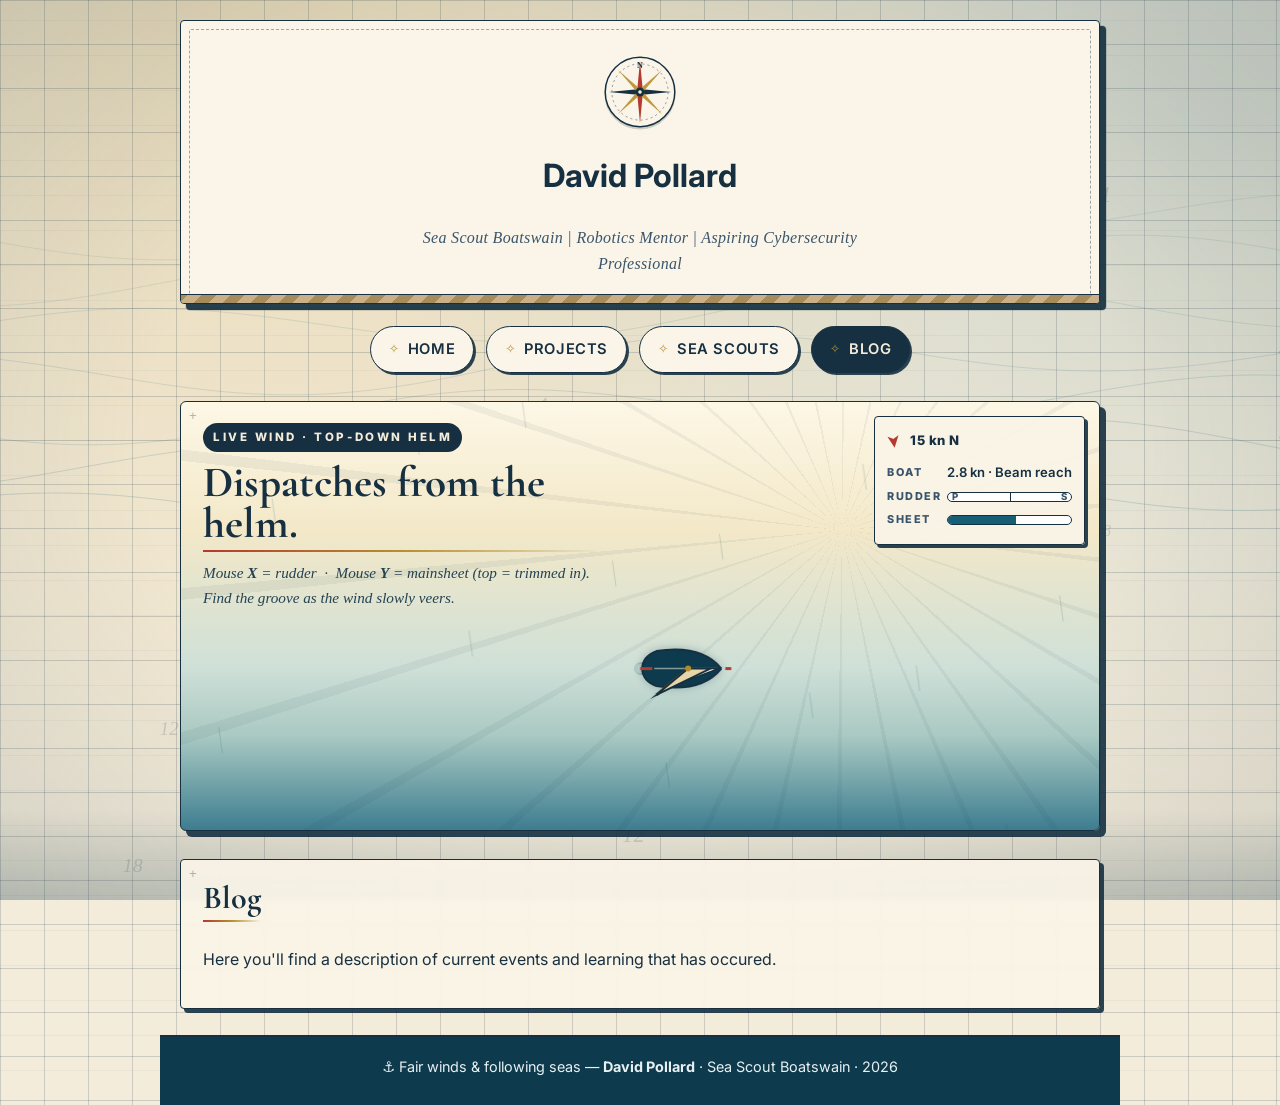
<file: blog.html>
<!DOCTYPE html>
<html lang="en">
<head>
    <meta charset="UTF-8">
    <meta name="viewport" content="width=device-width, initial-scale=1.0">
    <title>Blog | David Pollard</title>

    <link rel="preconnect" href="https://fonts.googleapis.com">
    <link rel="preconnect" href="https://fonts.gstatic.com" crossorigin>
    <link href="https://fonts.googleapis.com/css2?family=Cormorant+Garamond:wght@600;700&family=Inter:wght@400;600;800&display=swap" rel="stylesheet">
    <link rel="stylesheet" href="style.css">
</head>

<body>

<header>
    <h1>David Pollard</h1>
    <p>Sea Scout Boatswain | Robotics Mentor | Aspiring Cybersecurity Professional</p>
</header>

<nav>
    <a href="index.html">Home</a>
    <a href="projects.html">Projects</a>
    <a href="https://ship125.dpollard.dev/home.html">Sea Scouts</a>
    <a class="active" href="blog.html">Blog</a>
</nav>

<main>

<section>
    <h2>Blog</h2>

    <p>
        Here you'll find a description of current events and learning that has occured.
    </p>

</section>

</main>

<script src="script.js"></script>

</body>
</html>
</file>
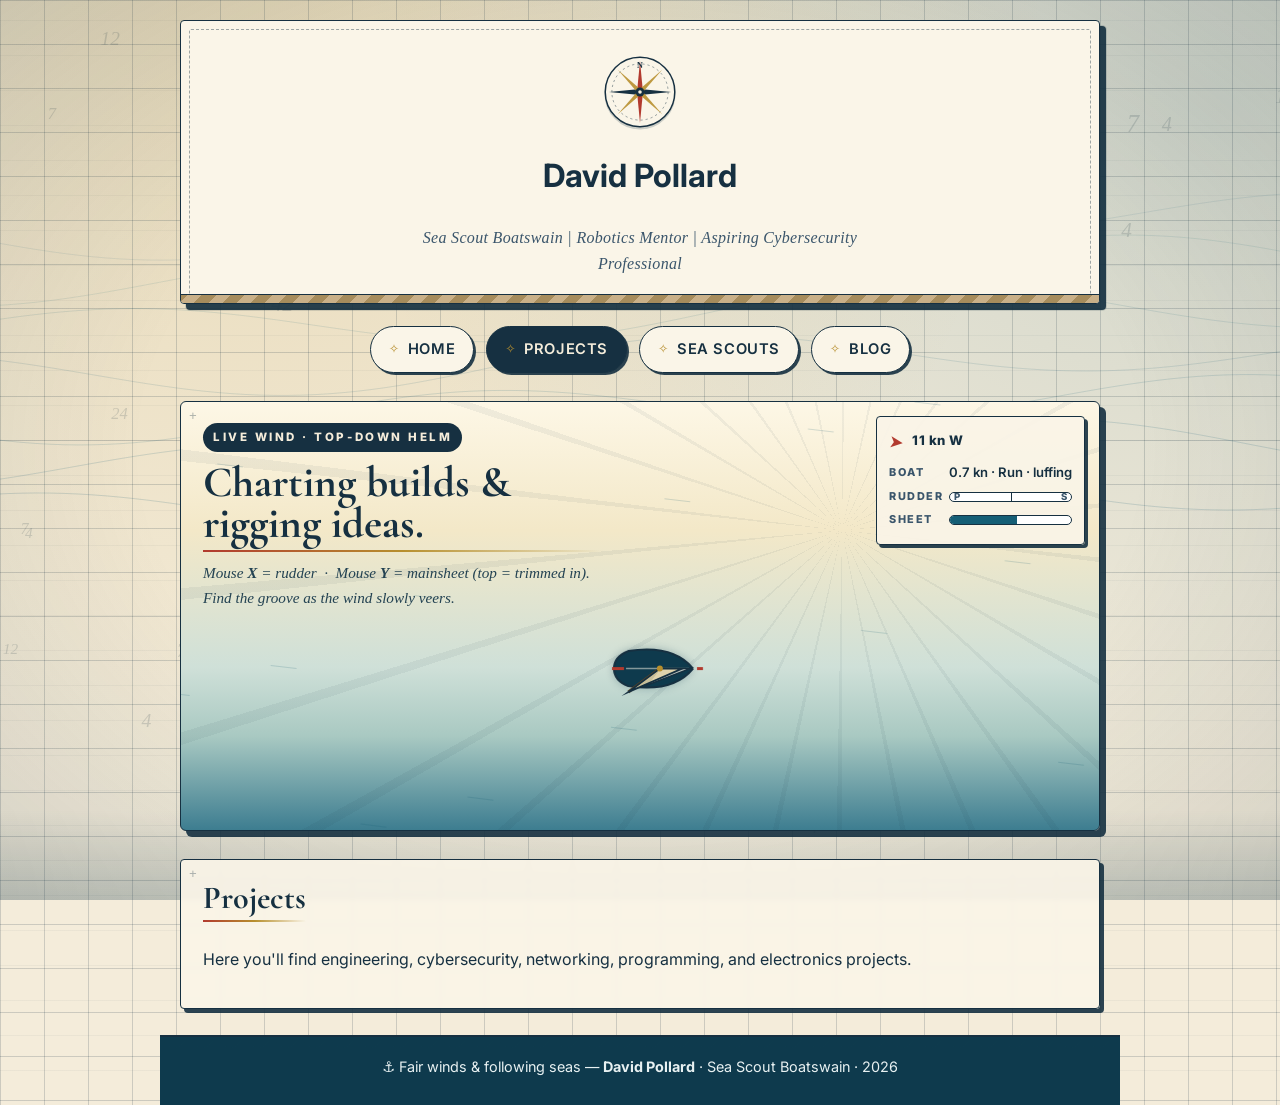
<file: projects.html>
<!DOCTYPE html>
<html lang="en">
<head>
    <meta charset="UTF-8">
    <meta name="viewport" content="width=device-width, initial-scale=1.0">
    <title>Projects | David Pollard</title>

    <link rel="preconnect" href="https://fonts.googleapis.com">
    <link rel="preconnect" href="https://fonts.gstatic.com" crossorigin>
    <link href="https://fonts.googleapis.com/css2?family=Cormorant+Garamond:wght@600;700&family=Inter:wght@400;600;800&display=swap" rel="stylesheet">
    <link rel="stylesheet" href="style.css">
</head>

<body>

<header>
    <h1>David Pollard</h1>
    <p>Sea Scout Boatswain | Robotics Mentor | Aspiring Cybersecurity Professional</p>
</header>

<nav>
    <a href="index.html">Home</a>
    <a class="active" href="projects.html">Projects</a>
    <a href="https://ship125.dpollard.dev/home.html">Sea Scouts</a>
    <a href="blog.html">Blog</a>
</nav>

<main>

<section>
    <h2>Projects</h2>

    <p>
        Here you'll find engineering, cybersecurity,
        networking, programming, and electronics projects.
    </p>

</section>

</main>

<script src="script.js"></script>

</body>
</html>
</file>
<file: style.css>
:root {
  --parchment: #f4ecda;
  --parchment-2: #ece0c4;
  --ink: #163041;
  --ink-soft: #3a556b;
  --sea: #155e75;
  --sea-deep: #0e3a4d;
  --rope: #c9b088;
  --gold: #b78f2e;
  --signal-red: #b23a2e;
  --card: #faf5e8;
  --line: rgba(22, 48, 65, 0.18);
}

* { box-sizing: border-box; }

html {
  scroll-behavior: smooth;
}

body {
  font-family: "Inter", ui-sans-serif, system-ui, -apple-system, Arial, sans-serif;
  max-width: 960px;
  margin: auto;
  padding: 20px 20px 0;
  line-height: 1.65;
  color: var(--ink);
  background-color: var(--parchment);
  background-image:
    linear-gradient(var(--line) 1px, transparent 1px),
    linear-gradient(90deg, var(--line) 1px, transparent 1px),
    radial-gradient(ellipse at 20% -10%, rgba(181,143,46,0.22), transparent 55%),
    radial-gradient(ellipse at 95% 10%, rgba(21,94,117,0.16), transparent 50%),
    repeating-linear-gradient(0deg, transparent 0 34px, rgba(22,48,65,0.045) 34px 35px);
  background-size: 44px 44px, 44px 44px, 100% 100%, 100% 100%, 100% 100%;
  min-height: 100vh;
  position: relative;
  overflow-x: hidden;
}

/* fixed chart sea canvas */
#chart-sea {
  position: fixed;
  inset: 0;
  width: 100vw;
  height: 100vh;
  z-index: -2;
  opacity: 0.9;
  pointer-events: none;
}

.chart-vignette {
  position: fixed;
  inset: 0;
  z-index: -1;
  pointer-events: none;
  background:
    radial-gradient(ellipse at center, transparent 55%, rgba(22,48,65,0.14) 100%),
    linear-gradient(transparent 90%, rgba(14,58,77,0.18));
}

/* header = captain's log card */
header {
  text-align: center;
  margin-bottom: 22px;
  position: relative;
  background: var(--card);
  border: 1px solid var(--ink);
  border-radius: 4px;
  padding: 34px 24px 26px;
  box-shadow: 6px 6px 0 rgba(22,48,65,0.9), 6px 6px 0 1px rgba(22,48,65,0.15);
  overflow: hidden;
  isolation: isolate;
}

header::before {
  content: "";
  position: absolute;
  inset: 8px;
  border: 1px dashed rgba(22,48,65,0.4);
  border-radius: 2px;
  pointer-events: none;
}

header::after {
  /* rope edge */
  content: "";
  position: absolute;
  left: 0; right: 0; bottom: 0;
  height: 8px;
  background: repeating-linear-gradient(
    -45deg,
    var(--rope) 0 10px,
    #a68c5c 10px 20px
  );
  border-top: 1px solid var(--ink);
}

.header-text h1 {
  font-family: "Cormorant Garamond", Georgia, "Times New Roman", serif;
  font-size: clamp(2.4rem, 5vw, 3.6rem);
  letter-spacing: 0.04em;
  margin: 0.1em 0 0.15em;
  font-weight: 700;
  line-height: 1;
}

.header-text h1 .ink-letter {
  display: inline-block;
  opacity: 0;
  transform: translateY(14px) rotate(3deg);
  animation: ink-in 0.6s cubic-bezier(0.2, 0.9, 0.25, 1.2) forwards;
}

@keyframes ink-in {
  to { opacity: 1; transform: none; }
}

header p {
  font-family: Georgia, serif;
  font-style: italic;
  color: var(--ink-soft);
  letter-spacing: 0.02em;
  margin: 0 auto;
  max-width: 62ch;
}

/* compass rose */
.compass-rose {
  width: 74px;
  height: 74px;
  margin: 0 auto 6px;
  position: relative;
  z-index: 1;
  filter: drop-shadow(0 2px 0 rgba(22,48,65,0.2));
}

.compass-rose svg { width: 100%; height: 100%; display: block; }
.compass-rose .rose-spin {
  transform-origin: 50% 50%;
  animation: rose-spin 46s linear infinite;
}
@keyframes rose-spin { to { transform: rotate(360deg); } }

.profile-photo {
  width: 150px !important;
  height: 150px !important;
  object-fit: cover;
  border-radius: 50%;
  border: 3px solid var(--ink);
  outline: 3px double var(--gold);
  outline-offset: 4px;
  margin-top: 18px;
  transition: transform 0.35s ease;
  position: relative;
  z-index: 1;
}
.profile-photo:hover { transform: rotate(-2deg) scale(1.04); }

/* nav = chart waypoints */
nav {
  text-align: center;
  margin-bottom: 28px;
  position: sticky;
  top: 10px;
  z-index: 20;
  display: flex;
  flex-wrap: wrap;
  gap: 8px;
  justify-content: center;
}

nav a {
  display: inline-flex;
  align-items: center;
  gap: 8px;
  margin: 0 2px;
  padding: 10px 18px;
  text-decoration: none;
  color: var(--ink);
  border: 1px solid var(--ink);
  border-radius: 999px;
  background: var(--card);
  font-size: 0.92rem;
  font-weight: 600;
  letter-spacing: 0.04em;
  text-transform: uppercase;
  transition: transform 0.22s ease, background 0.22s ease, color 0.22s ease, box-shadow 0.22s ease;
  position: relative;
  box-shadow: 2px 2px 0 rgba(22,48,65,0.9);
}

nav a::before {
  content: "✧";
  font-size: 0.85em;
  color: var(--gold);
  transition: transform 0.3s ease;
}

nav a:hover {
  background-color: var(--sea-deep);
  color: #fff;
  border-color: var(--sea-deep);
  transform: translateY(-2px) rotate(-0.5deg);
  box-shadow: 3px 5px 0 rgba(22,48,65,0.9);
}
nav a:hover::before { transform: rotate(90deg) scale(1.25); color: #fff; }

nav a.active {
  background: var(--ink);
  color: var(--parchment);
  border-color: var(--ink);
}

/* voyage hero injected by JS */
.voyage-hero {
  position: relative;
  border: 1px solid var(--ink);
  border-radius: 6px;
  background:
    linear-gradient(180deg, #fdf7e6 0%, #f3e8c8 30%, #cfe0d8 62%, #a9c9c2 78%, #3d7d90 100%);
  overflow: hidden;
  margin-bottom: 28px;
  box-shadow: 6px 6px 0 rgba(22,48,65,0.9);
  min-height: 430px;
  display: block;
  touch-action: pan-y;
  cursor: crosshair;
}

.voyage-hero .hero-copy {
  position: absolute;
  left: 22px;
  top: 20px;
  z-index: 4;
  max-width: 40ch;
  pointer-events: none;
}

.voyage-hero .hero-kicker {
  display: inline-block;
  font-size: 0.72rem;
  font-weight: 800;
  letter-spacing: 0.22em;
  text-transform: uppercase;
  background: var(--ink);
  color: var(--parchment);
  padding: 5px 10px;
  border-radius: 999px;
  margin-bottom: 10px;
}

.voyage-hero h2 {
  font-family: "Cormorant Garamond", Georgia, serif;
  font-size: clamp(1.9rem, 4vw, 2.7rem);
  line-height: 0.95;
  margin: 0 0 8px;
}

.voyage-hero p {
  margin: 0;
  font-size: 0.95rem;
  color: #234252;
  font-style: italic;
  font-family: Georgia, serif;
}

/* top-down sim */
.sail-sim {
  position: absolute;
  inset: 0;
  width: 100%;
  height: 430px;
  display: block;
  z-index: 1;
}

.sim-hud {
  position: absolute;
  right: 14px;
  top: 14px;
  z-index: 3;
  background: rgba(250,245,232,0.92);
  border: 1px solid var(--ink);
  border-radius: 4px;
  box-shadow: 3px 3px 0 rgba(22,48,65,0.9);
  padding: 10px 12px;
  font-size: 0.82rem;
  min-width: 208px;
  pointer-events: none;
}

.sim-wind {
  display: flex;
  align-items: center;
  gap: 8px;
  font-weight: 800;
  letter-spacing: 0.04em;
  margin-bottom: 6px;
}

.sim-arrow {
  display: inline-block;
  font-size: 1.1rem;
  color: var(--signal-red);
  transition: transform 0.2s linear;
}

.sim-row {
  display: grid;
  grid-template-columns: 52px 1fr;
  align-items: center;
  gap: 8px;
  margin: 5px 0;
}

.sim-label {
  font-size: 0.68rem;
  font-weight: 800;
  text-transform: uppercase;
  letter-spacing: 0.14em;
  color: var(--ink-soft);
}

.sim-boat-txt { font-weight: 600; }

.sim-bar {
  position: relative;
  display: block;
  height: 10px;
  border: 1px solid var(--ink);
  border-radius: 999px;
  background: #fff;
  overflow: hidden;
}

.sim-bar i {
  position: absolute;
  top: 0; bottom: 0;
  background: var(--sea);
  display: block;
}

.sim-sheet-fill { left: 0; width: 55%; }
.sim-rudder-fill { left: 50%; width: 0; background: var(--signal-red) !important; }
.sim-center {
  position: absolute;
  left: 50%;
  top: 0; bottom: 0;
  width: 1px;
  background: var(--ink);
}
.sim-rudder-bar .sim-end {
  position: absolute;
  top: 50%;
  transform: translateY(-50%);
  font-style: normal;
  font-size: 0.6rem;
  font-weight: 800;
  color: var(--ink-soft);
  line-height: 1;
}
.sim-rudder-bar .sim-port { left: 4px; }
.sim-rudder-bar .sim-stbd { right: 4px; }

/* rhumb lines overlay */
.voyage-hero::after {
  content: "";
  position: absolute;
  inset: 0;
  background:
    repeating-conic-gradient(from 0deg at 72% 30%, rgba(22,48,65,0.06) 0 1deg, transparent 1deg 12deg);
  pointer-events: none;
  z-index: 2;
}

/* sections = logbook entries */
section {
  margin-bottom: 26px;
  background: rgba(250,245,232,0.92);
  border: 1px solid var(--ink);
  border-radius: 4px;
  padding: 22px 22px 20px;
  position: relative;
  box-shadow: 4px 4px 0 rgba(22,48,65,0.9);
  backdrop-filter: blur(2px);
}

section::before {
  content: "+";
  position: absolute;
  font-family: monospace;
  color: rgba(22,48,65,0.35);
}
section::before { left: 8px; top: 4px; }

main section h2 {
  font-family: "Cormorant Garamond", Georgia, serif;
  font-size: 2rem;
  margin: 0 0 8px;
  line-height: 1;
  position: relative;
  display: inline-block;
}
main section h2::after {
  content: "";
  display: block;
  height: 2px;
  background: linear-gradient(90deg, var(--signal-red), var(--gold), transparent);
  transform: scaleX(0);
  transform-origin: left;
  transition: transform 0.9s ease 0.15s;
  margin-top: 6px;
}
section.visible h2::after { transform: scaleX(1); }

/* scroll reveal */
[data-reveal] {
  opacity: 0;
  transform: translateY(26px) rotate(0.4deg);
  transition: opacity 0.7s ease, transform 0.7s cubic-bezier(0.2,0.8,0.2,1);
}
[data-reveal].visible {
  opacity: 1;
  transform: none;
}

@keyframes wave-slide {
  from { transform: translateX(0); }
  to { transform: translateX(210px); }
}

/* tide footer */
.tide-footer {
  margin: 10px -20px 0;
  position: relative;
  background: var(--sea-deep);
  color: #e8f1f2;
  border-top: 2px solid var(--ink);
  padding: 18px 20px 26px;
  text-align: center;
  font-size: 0.9rem;
  overflow: hidden;
}
.tide-footer .tide-line {
  position: absolute;
  top: -1px; left: -20%;
  width: 140%; height: 18px;
  background-image: radial-gradient(circle at 10px 0, var(--sea-deep) 11px, transparent 12px);
  background-size: 28px 18px;
  background-repeat: repeat-x;
  transform: translateX(0);
  animation: wave-slide 9s linear infinite;
}
.tide-footer a { color: #ffe9a8; }

/* sounding numbers floating */
.soundings {
  position: fixed;
  inset: 0;
  z-index: -1;
  pointer-events: none;
  font-family: Georgia, serif;
  font-style: italic;
  color: rgba(22,48,65,0.16);
  font-size: 13px;
}

@media (max-width: 640px) {
  body { padding: 14px 14px 0; }
  header { padding: 24px 16px 22px; }
  .voyage-hero .hero-copy { left: 14px; right: 14px; top: 14px; max-width: none; }
  .voyage-hero .hero-copy p { display: none; }
  .sim-hud { left: 14px; right: 14px; top: auto; bottom: 12px; min-width: 0; }
  nav { top: 6px; }
}

@media (prefers-reduced-motion: reduce) {
  *, *::before, *::after {
    animation-duration: 0.01ms !important;
    animation-iteration-count: 1 !important;
    transition-duration: 0.01ms !important;
  }
  html { scroll-behavior: auto; }
  #chart-sea { display: none !important; }
  [data-reveal] { opacity: 1; transform: none; }
  .header-text h1 .ink-letter { opacity: 1; transform: none; }
}
</file>
